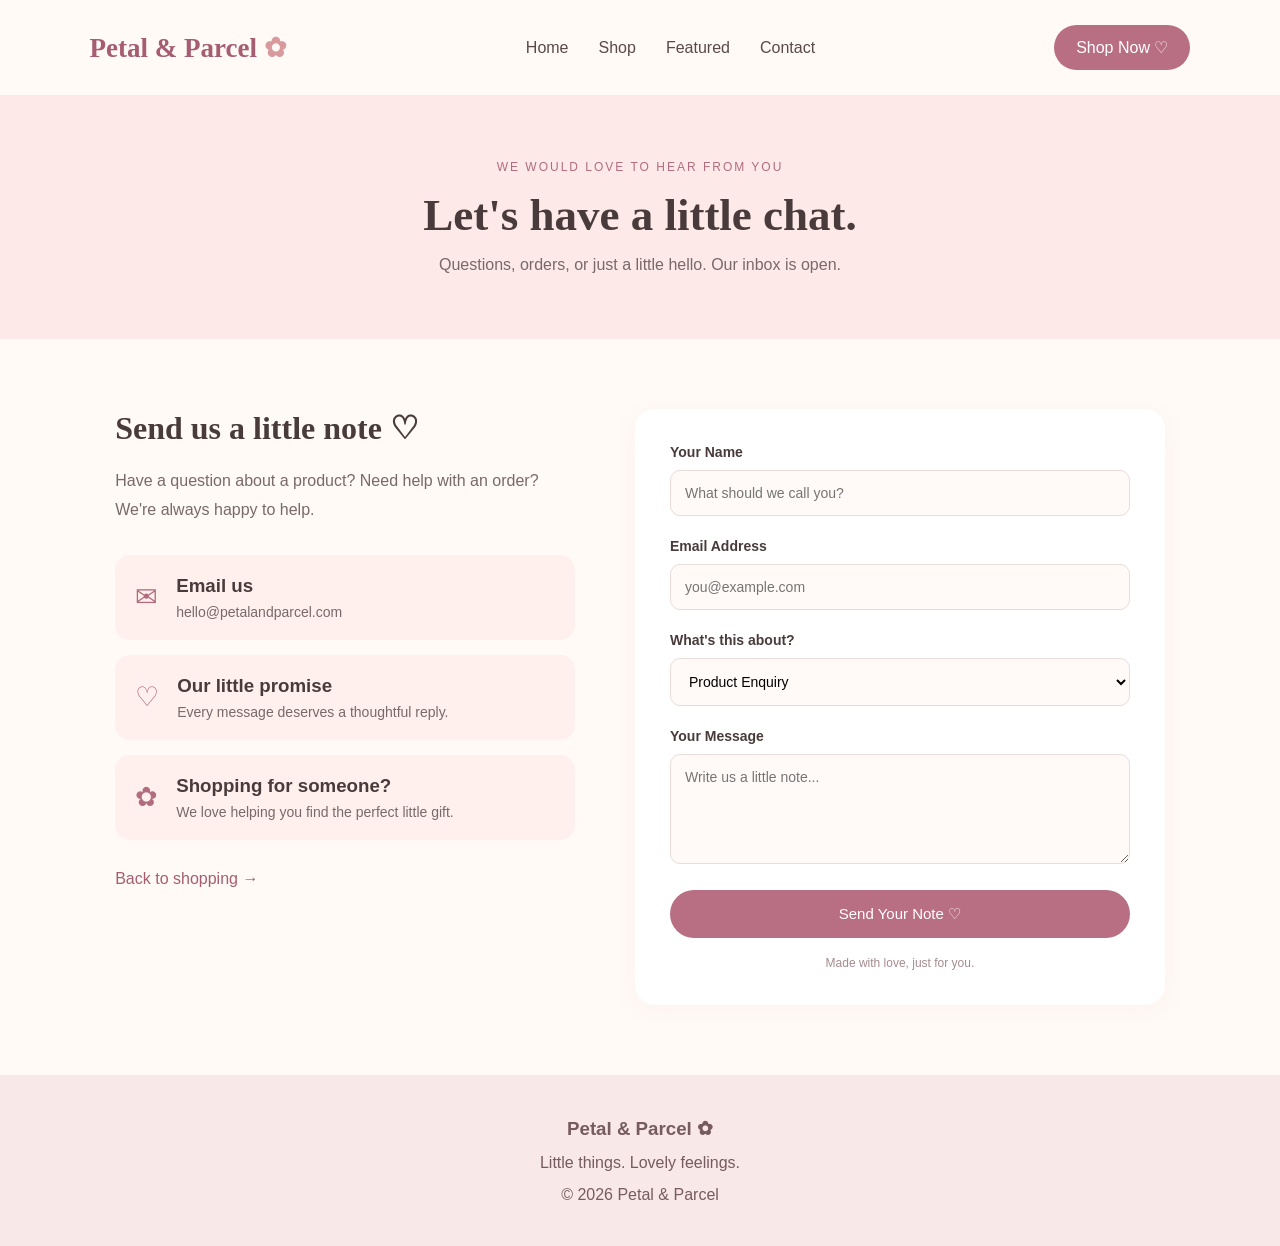
<file: contact.html>
<!DOCTYPE html>
<html lang="en">
<head>
    <meta charset="UTF-8">
    <meta name="viewport" content="width=device-width, initial-scale=1.0">
    <title>Petal & Parcel | Contact</title>
    <link rel="stylesheet" href="contact.css">
</head>
<body>

    <header>
        <h1 class="logo">Petal & Parcel <span>✿</span></h1>

        <nav>
            <a href="index.html">Home</a>
            <a href="shop.html">Shop</a>
            <a href="product.html">Featured</a>
            <a href="contact.html">Contact</a>
        </nav>

        <a href="shop.html" class="nav-button">Shop Now ♡</a>
    </header>

    <main>
        <section class="contact-banner">
            <p class="eyebrow">WE WOULD LOVE TO HEAR FROM YOU</p>
            <h2>Let's have a little chat.</h2>
            <p>Questions, orders, or just a little hello. Our inbox is open.</p>
        </section>

        <section class="contact-section">

            <div class="contact-info">
                <h2>Send us a little note ♡</h2>

                <p>
                    Have a question about a product?
                    Need help with an order?
                    We're always happy to help.
                </p>

                <div class="info-card">
                    <span>✉</span>
                    <div>
                        <h3>Email us</h3>
                        <p>hello@petalandparcel.com</p>
                    </div>
                </div>

                <div class="info-card">
                    <span>♡</span>
                    <div>
                        <h3>Our little promise</h3>
                        <p>Every message deserves a thoughtful reply.</p>
                    </div>
                </div>

                <div class="info-card">
                    <span>✿</span>
                    <div>
                        <h3>Shopping for someone?</h3>
                        <p>We love helping you find the perfect little gift.</p>
                    </div>
                </div>

                <a href="shop.html" class="text-link">Back to shopping →</a>
            </div>

            <form class="contact-form" action="mailto:hello@petalandparcel.com" method="post" enctype="text/plain">

                <label for="name">Your Name</label>
                <input type="text" id="name" name="name" placeholder="What should we call you?" required>

                <label for="email">Email Address</label>
                <input type="email" id="email" name="email" placeholder="you@example.com" required>

                <label for="subject">What's this about?</label>
                <select id="subject" name="subject">
                    <option>Product Enquiry</option>
                    <option>Order Question</option>
                    <option>Gift Recommendation</option>
                    <option>Just Saying Hello</option>
                </select>

                <label for="message">Your Message</label>
                <textarea id="message" name="message" rows="5" placeholder="Write us a little note..." required></textarea>

                <button type="submit">Send Your Note ♡</button>

                <p class="form-note">Made with love, just for you.</p>

            </form>

        </section>
    </main>

    <footer>
        <h3>Petal & Parcel ✿</h3>
        <p>Little things. Lovely feelings.</p>
        <p>© 2026 Petal & Parcel</p>
    </footer>

</body>
</html>
</file>
<file: contact.css>
* {
    margin: 0;
    padding: 0;
    box-sizing: border-box;
}

body {
    background-color: #fffaf6;
    color: #493b3b;
    font-family: Arial, sans-serif;
}

header {
    display: flex;
    justify-content: space-between;
    align-items: center;
    padding: 25px 7%;
}

.logo {
    color: #a65d72;
    font-family: Georgia, serif;
    font-size: 27px;
}

.logo span {
    color: #d89a9d;
}

nav {
    display: flex;
    gap: 30px;
}

nav a {
    text-decoration: none;
    color: #59494b;
}

nav a:hover {
    color: #c16e85;
}

.nav-button {
    background-color: #b96f83;
    color: white;
    padding: 13px 22px;
    border-radius: 30px;
    text-decoration: none;
}

.nav-button:hover {
    background-color: #96556a;
}

.contact-banner {
    text-align: center;
    background-color: #fce9e8;
    padding: 65px 20px;
}

.eyebrow {
    color: #b16d7f;
    font-size: 12px;
    letter-spacing: 2px;
    margin-bottom: 15px;
}

.contact-banner h2 {
    font-family: Georgia, serif;
    font-size: 45px;
    margin-bottom: 15px;
}

.contact-banner p:last-child {
    color: #78696a;
}

.contact-section {
    display: flex;
    gap: 60px;
    padding: 70px 9%;
}

.contact-info, .contact-form {
    flex: 1;
}

.contact-info h2 {
    font-family: Georgia, serif;
    font-size: 32px;
    margin-bottom: 20px;
}

.contact-info > p {
    line-height: 1.8;
    color: #78696a;
    margin-bottom: 30px;
}

.info-card {
    display: flex;
    align-items: center;
    gap: 18px;
    background-color: #fff0ee;
    padding: 20px;
    border-radius: 15px;
    margin-bottom: 15px;
}

.info-card span {
    font-size: 27px;
    color: #b16d7f;
}

.info-card h3 {
    margin-bottom: 7px;
}

.info-card p {
    font-size: 14px;
    color: #78696a;
}

.text-link {
    display: inline-block;
    margin-top: 15px;
    color: #a65d72;
    text-decoration: none;
}

.contact-form {
    background-color: white;
    padding: 35px;
    border-radius: 20px;
    box-shadow: 0 5px 25px #e9d9d933;
}

.contact-form label {
    display: block;
    font-size: 14px;
    font-weight: bold;
    margin-bottom: 10px;
}

.contact-form input,
.contact-form select,
.contact-form textarea {
    width: 100%;
    padding: 14px;
    border: 1px solid #eadcda;
    border-radius: 10px;
    background-color: #fffaf8;
    font-family: Arial, sans-serif;
    font-size: 14px;
    margin-bottom: 22px;
    outline: none;
}

.contact-form input:focus,
.contact-form select:focus,
.contact-form textarea:focus {
    border-color: #c78a9a;
}

.contact-form textarea {
    resize: vertical;
}

.contact-form button {
    width: 100%;
    padding: 15px;
    border: none;
    border-radius: 30px;
    background-color: #b96f83;
    color: white;
    font-size: 15px;
    cursor: pointer;
}

.contact-form button:hover {
    background-color: #96556a;
}

.form-note {
    text-align: center;
    color: #a68b90;
    font-size: 12px;
    margin-top: 18px;
}

footer {
    text-align: center;
    background-color: #f8e8e7;
    padding: 35px;
    line-height: 2;
    color: #765b61;
}

@media (max-width: 700px) {
    header {
        flex-direction: column;
        gap: 20px;
    }

    nav {
        gap: 15px;
    }

    .contact-section {
        flex-direction: column;
    }

    .contact-banner h2 {
        font-size: 35px;
    }
}
</file>
